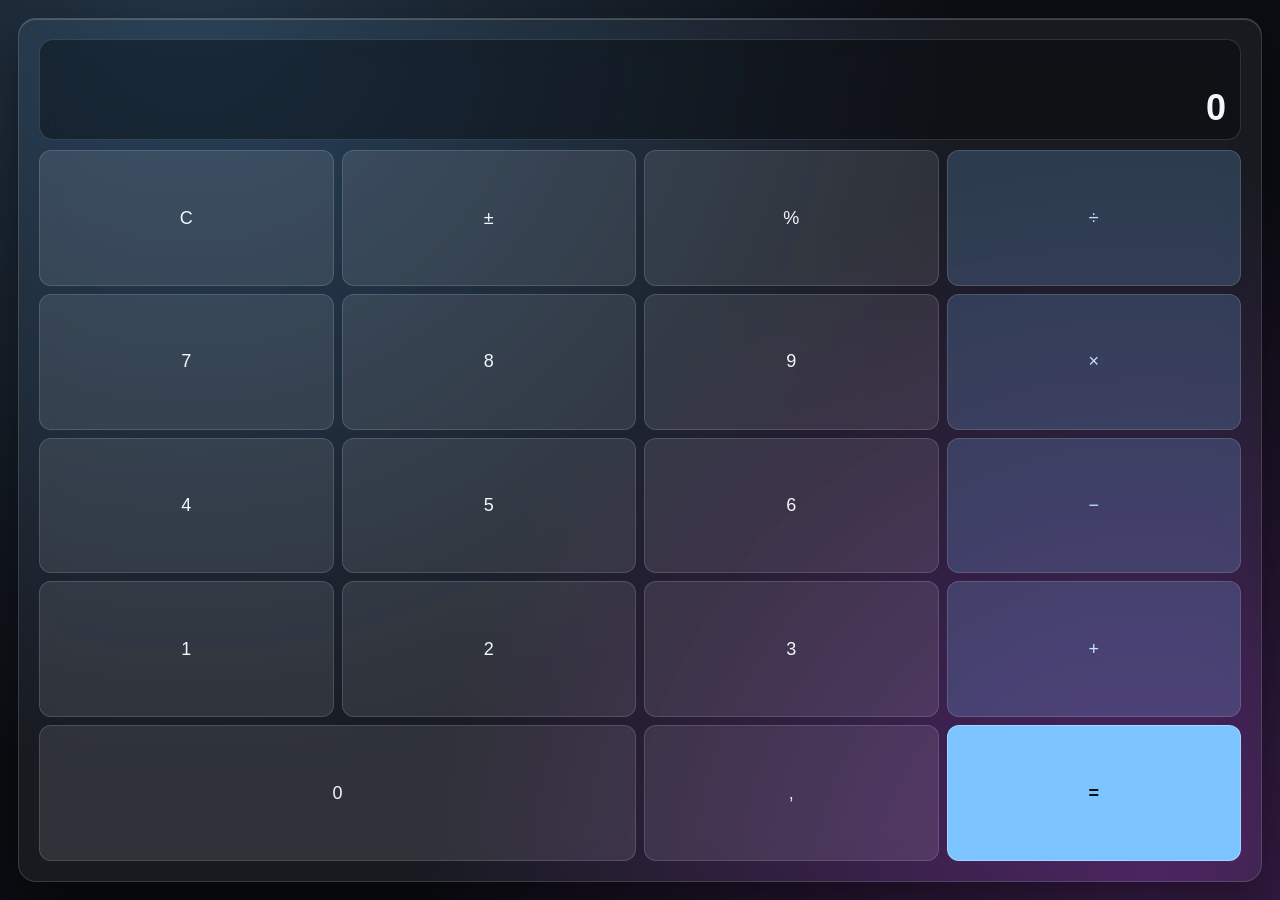
<file: frontend/engine/mocks/calculator.html>
<!DOCTYPE html>
<html lang="fr">
<head>
<meta charset="utf-8">
<meta name="viewport" content="width=device-width, initial-scale=1">
<title>Calculatrice</title>
<style>
:root{color-scheme:dark;--accent:#7cc4ff;--bg:#0b0d12;--glass:rgba(255,255,255,.06);--glass-2:rgba(255,255,255,.1);--line:rgba(255,255,255,.14);--text:#f4f6fb;--muted:#9aa3b5}
*{box-sizing:border-box}
html,body{margin:0;width:100%;height:100%}
body{font:14px/1.5 -apple-system,BlinkMacSystemFont,"Segoe UI",Inter,Roboto,sans-serif;color:var(--text);display:flex;padding:clamp(10px,3vw,18px);
background:radial-gradient(circle at 15% 0%,color-mix(in srgb,var(--accent) 22%,transparent) 0,transparent 55%),radial-gradient(circle at 90% 100%,#3a1d4a 0,transparent 50%),var(--bg)}
.card{flex:1;min-width:0;display:flex;flex-direction:column;gap:10px;background:var(--glass);border:1px solid var(--line);border-radius:18px;padding:clamp(12px,3vw,20px);
backdrop-filter:blur(20px) saturate(160%);box-shadow:inset 0 1px 0 rgba(255,255,255,.18),0 20px 50px rgba(0,0,0,.45)}
button{font:inherit;color:inherit;cursor:pointer}
:focus-visible{outline:2px solid var(--accent);outline-offset:3px}
.display{background:rgba(0,0,0,.35);border:1px solid var(--line);border-radius:14px;padding:10px 14px;text-align:right}
.history{color:var(--muted);font-size:12px;min-height:18px;white-space:nowrap;overflow:hidden;text-overflow:ellipsis}
.expr{color:var(--muted);font-size:12px;min-height:18px}
.value{font-size:clamp(22px,7vmin,36px);font-weight:600;font-variant-numeric:tabular-nums;overflow-wrap:anywhere;line-height:1.2}
.keys{flex:1;display:grid;grid-template-columns:repeat(4,1fr);grid-auto-rows:1fr;gap:8px;min-height:0}
.keys button{min-height:34px;border-radius:12px;border:1px solid var(--line);background:var(--glass-2);font-size:clamp(14px,3vmin,18px);transition:background .15s,transform .1s}
.keys button:hover{background:rgba(255,255,255,.16)}
.keys button:active{transform:scale(.96)}
.keys .op{background:color-mix(in srgb,var(--accent) 20%,transparent);color:color-mix(in srgb,var(--accent) 45%,white)}
.keys .eq{background:var(--accent);color:#0b0d12;font-weight:700;border-color:rgba(255,255,255,.3)}
.keys .wide{grid-column:span 2}
@media (prefers-reduced-motion:reduce){*{transition:none!important}}
</style>
</head>
<body>
<main class="card">
  <div class="display" aria-live="polite">
    <div class="history" id="history" title="Dernières opérations"></div>
    <div class="expr" id="expr"></div>
    <div class="value" id="value">0</div>
  </div>
  <div class="keys" id="keys">
    <button data-k="C">C</button><button data-k="±">±</button><button data-k="%">%</button><button class="op" data-k="/">÷</button>
    <button data-k="7">7</button><button data-k="8">8</button><button data-k="9">9</button><button class="op" data-k="*">×</button>
    <button data-k="4">4</button><button data-k="5">5</button><button data-k="6">6</button><button class="op" data-k="-">−</button>
    <button data-k="1">1</button><button data-k="2">2</button><button data-k="3">3</button><button class="op" data-k="+">+</button>
    <button class="wide" data-k="0">0</button><button data-k=".">,</button><button class="eq" data-k="=">=</button>
  </div>
</main>
<script>
const valueEl = document.getElementById("value");
const exprEl = document.getElementById("expr");
const historyEl = document.getElementById("history");
const symbols = { "+": "+", "-": "−", "*": "×", "/": "÷" };
const state = Object.assign(
  { current: "0", stored: null, op: null, fresh: false, history: [] },
  JSON.parse(localStorage.getItem("state") || "null"),
);

const fmt = (n) => (Number.isFinite(n) ? String(Number(n.toPrecision(12))).replace(".", ",") : "Erreur");
function save() {
  localStorage.setItem("state", JSON.stringify(state));
}
function render() {
  valueEl.textContent = state.current.replace(".", ",");
  exprEl.textContent = state.stored !== null && state.op ? fmt(state.stored) + " " + symbols[state.op] : "";
  historyEl.textContent = state.history.join("   ·   ");
}
function compute(a, b, o) {
  if (o === "+") return a + b;
  if (o === "-") return a - b;
  if (o === "*") return a * b;
  if (o === "/") return b === 0 ? NaN : a / b;
  return b;
}
function press(k) {
  if (/^[0-9]$/.test(k)) {
    state.current = state.fresh || state.current === "0" ? k : state.current + k;
    state.fresh = false;
  } else if (k === ".") {
    if (state.fresh) { state.current = "0"; state.fresh = false; }
    if (!state.current.includes(".")) state.current += ".";
  } else if (k in symbols) {
    if (state.op && !state.fresh) state.current = String(compute(state.stored, parseFloat(state.current), state.op));
    state.stored = parseFloat(state.current);
    state.op = k;
    state.fresh = true;
  } else if (k === "=") {
    if (state.op === null) return;
    const result = compute(state.stored, parseFloat(state.current), state.op);
    const line = fmt(state.stored) + " " + symbols[state.op] + " " + fmt(parseFloat(state.current)) + " = " + fmt(result);
    state.history = [line].concat(state.history).slice(0, 4);
    state.current = Number.isFinite(result) ? String(Number(result.toPrecision(12))) : "Erreur";
    state.stored = null;
    state.op = null;
    state.fresh = true;
  } else if (k === "C") {
    Object.assign(state, { current: "0", stored: null, op: null, fresh: false });
  } else if (k === "±") {
    state.current = state.current.startsWith("-") ? state.current.slice(1) : state.current === "0" ? "0" : "-" + state.current;
  } else if (k === "%") {
    state.current = String(parseFloat(state.current) / 100);
  }
  if (state.current === "NaN") state.current = "Erreur";
  save();
  render();
}
document.getElementById("keys").addEventListener("click", (e) => {
  const key = e.target.closest("button");
  if (key) press(key.dataset.k);
});
document.addEventListener("keydown", (e) => {
  const map = { Enter: "=", Escape: "C", ",": "." };
  const k = map[e.key] || e.key;
  if (/^[0-9.+\-*\/=%C]$/.test(k)) { e.preventDefault(); press(k); }
});
render();
</script>
</body>
</html>
</file>
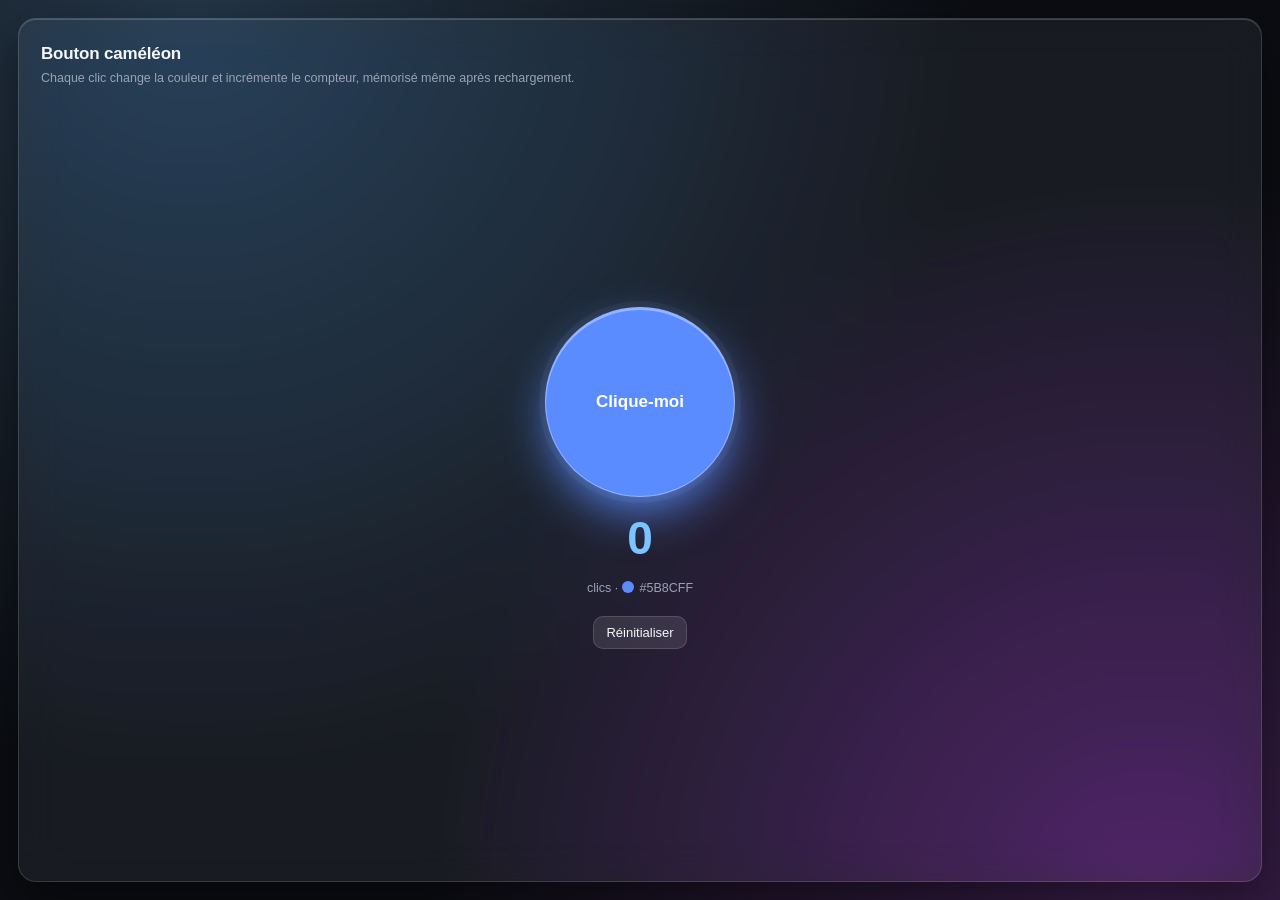
<file: frontend/engine/mocks/counter.html>
<!DOCTYPE html>
<html lang="fr">
<head>
<meta charset="utf-8">
<meta name="viewport" content="width=device-width, initial-scale=1">
<title>Bouton caméléon</title>
<style>
:root{color-scheme:dark;--accent:#7cc4ff;--bg:#0b0d12;--glass:rgba(255,255,255,.06);--glass-2:rgba(255,255,255,.1);--line:rgba(255,255,255,.14);--text:#f4f6fb;--muted:#9aa3b5}
*{box-sizing:border-box}
html,body{margin:0;width:100%;height:100%}
body{font:14px/1.5 -apple-system,BlinkMacSystemFont,"Segoe UI",Inter,Roboto,sans-serif;color:var(--text);display:flex;padding:clamp(10px,3vw,18px);
background:radial-gradient(circle at 15% 0%,color-mix(in srgb,var(--accent) 22%,transparent) 0,transparent 55%),radial-gradient(circle at 90% 100%,#3a1d4a 0,transparent 50%),var(--bg)}
.card{flex:1;min-width:0;display:flex;flex-direction:column;background:var(--glass);border:1px solid var(--line);border-radius:18px;padding:clamp(14px,3vw,22px);
backdrop-filter:blur(20px) saturate(160%);box-shadow:inset 0 1px 0 rgba(255,255,255,.18),0 20px 50px rgba(0,0,0,.45)}
h1{font-size:17px;margin:0 0 2px;letter-spacing:-.01em}
.sub{color:var(--muted);margin:0;font-size:12.5px}
button{font:inherit;color:inherit;cursor:pointer}
:focus-visible{outline:2px solid var(--accent);outline-offset:3px}
.btn{background:var(--glass-2);border:1px solid var(--line);border-radius:10px;padding:6px 12px;font-size:13px;transition:background .15s}
.btn:hover{background:rgba(255,255,255,.16)}
.stage{flex:1;display:flex;flex-direction:column;align-items:center;justify-content:center;gap:clamp(8px,2.5vh,18px);padding-top:10px}
#magic{width:clamp(96px,34vmin,190px);aspect-ratio:1;border-radius:50%;border:1px solid rgba(255,255,255,.35);
background:var(--c,#5b8cff);font-size:clamp(13px,2.4vmin,17px);font-weight:600;
box-shadow:0 0 0 6px rgba(255,255,255,.04),0 18px 50px -8px var(--c,#5b8cff),inset 0 2px 0 rgba(255,255,255,.35);
transition:background .3s ease,box-shadow .3s ease,transform .12s ease}
#magic:active{transform:scale(.95)}
.count{font-size:clamp(28px,8vmin,46px);font-weight:700;font-variant-numeric:tabular-nums;line-height:1;color:var(--accent)}
.label{color:var(--muted);font-size:12.5px}
.swatch{width:12px;height:12px;border-radius:50%;display:inline-block;vertical-align:-1px;margin-right:6px;background:var(--c,#5b8cff)}
@media (prefers-reduced-motion:reduce){*{transition:none!important}}
</style>
</head>
<body>
<main class="card">
  <h1>Bouton caméléon</h1>
  <p class="sub">Chaque clic change la couleur et incrémente le compteur, mémorisé même après rechargement.</p>
  <div class="stage">
    <button id="magic" type="button" aria-describedby="count-label">Clique-moi</button>
    <div class="count" id="count" aria-live="polite">0</div>
    <div class="label" id="count-label">clics · <span class="swatch"></span><span id="hex">#5B8CFF</span></div>
    <button class="btn" id="reset" type="button">Réinitialiser</button>
  </div>
</main>
<script>
const palette = ["#5B8CFF", "#FF5B8C", "#35D0A5", "#FFB547", "#A66BFF", "#3EC7FF", "#FF7A45"];
const btn = document.getElementById("magic");
const countEl = document.getElementById("count");
const hexEl = document.getElementById("hex");
const state = Object.assign({ clicks: 0 }, JSON.parse(localStorage.getItem("state") || "null"));

function save() {
  localStorage.setItem("state", JSON.stringify(state));
}

function paint(color) {
  const [r, g, b] = [1, 3, 5].map((i) => parseInt(color.slice(i, i + 2), 16) / 255);
  const luminance = 0.2126 * r + 0.7152 * g + 0.0722 * b;
  document.documentElement.style.setProperty("--c", color);
  btn.style.color = luminance > 0.6 ? "#0b0d12" : "#ffffff";
  hexEl.textContent = color;
}

function render() {
  const color = palette[state.clicks % palette.length];
  countEl.textContent = state.clicks;
  paint(color);
  btn.textContent = state.clicks === 0 ? "Clique-moi" : "Clic n°" + (state.clicks + 1);
  // Bus d'évènements de Prism : les autres widgets du canvas peuvent suivre ce compteur.
  if (window.prism) prism.emit("compteur.change", { clics: state.clicks, couleur: color });
}

btn.addEventListener("click", () => {
  state.clicks += 1;
  save();
  render();
});

document.getElementById("reset").addEventListener("click", () => {
  state.clicks = 0;
  save();
  render();
});

render();
</script>
</body>
</html>
</file>
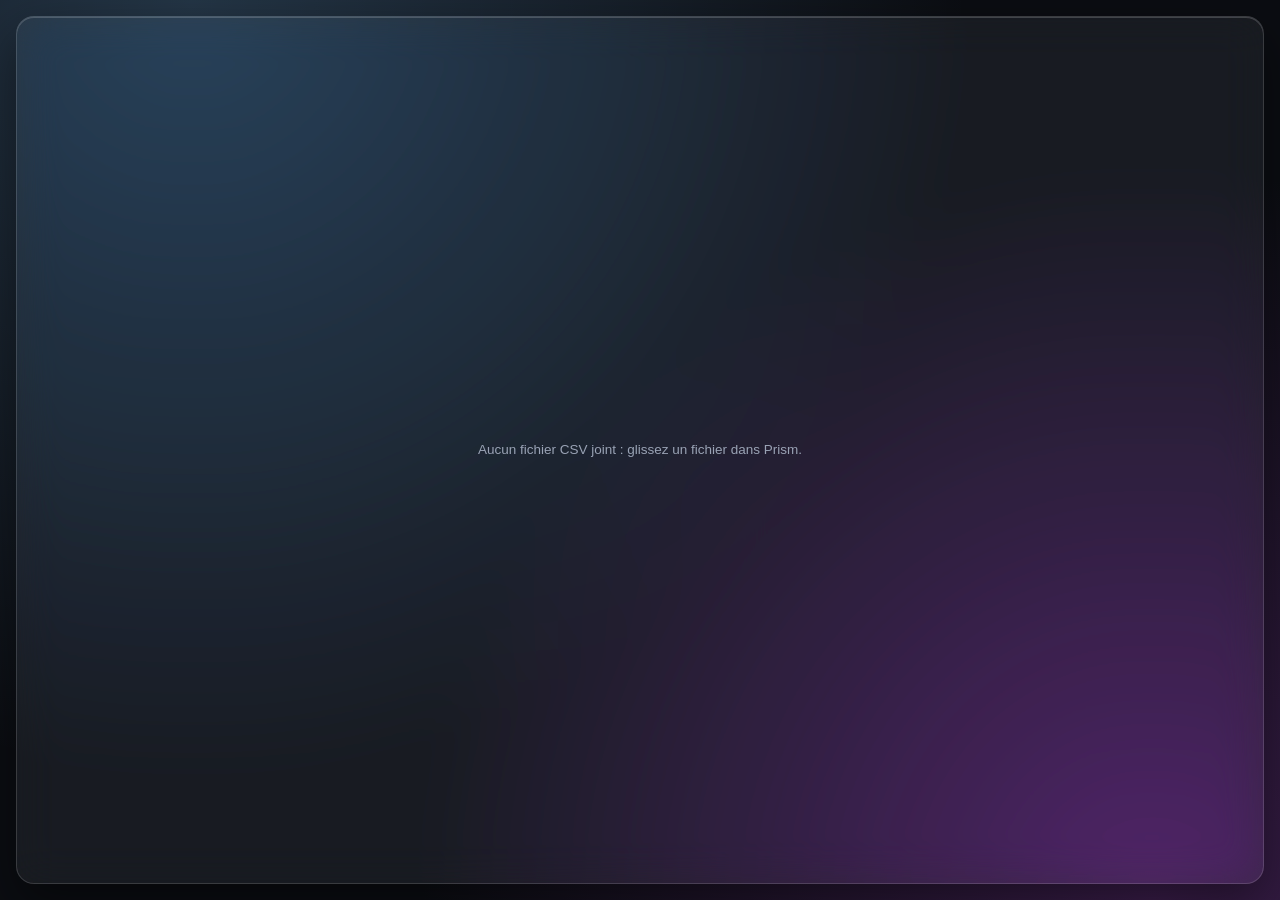
<file: frontend/engine/mocks/csv-chart.html>
<!DOCTYPE html>
<html lang="fr">
<head>
<meta charset="utf-8">
<meta name="viewport" content="width=device-width, initial-scale=1">
<title>Données CSV</title>
<style>
:root{color-scheme:dark;--accent:#7cc4ff;--bg:#0b0d12;--glass:rgba(255,255,255,.06);--glass-2:rgba(255,255,255,.1);--line:rgba(255,255,255,.14);--text:#f4f6fb;--muted:#9aa3b5}
*{box-sizing:border-box}
[hidden]{display:none!important}
html,body{margin:0;width:100%;height:100%}
body{font:13.5px/1.5 -apple-system,BlinkMacSystemFont,"Segoe UI",Inter,Roboto,sans-serif;color:var(--text);display:flex;padding:clamp(8px,2.5vw,16px);
background:radial-gradient(circle at 15% 0%,color-mix(in srgb,var(--accent) 22%,transparent) 0,transparent 55%),radial-gradient(circle at 90% 100%,#3a1d4a 0,transparent 50%),var(--bg)}
.card{flex:1;min-width:0;min-height:0;display:flex;flex-direction:column;gap:10px;background:var(--glass);border:1px solid var(--line);border-radius:18px;padding:clamp(12px,2.5vw,18px);
backdrop-filter:blur(20px) saturate(160%);box-shadow:inset 0 1px 0 rgba(255,255,255,.18),0 20px 50px rgba(0,0,0,.45)}
.head{display:flex;align-items:flex-start;justify-content:space-between;gap:10px;flex-wrap:wrap}
h1{font-size:16px;margin:0;letter-spacing:-.01em;overflow-wrap:anywhere}
.sub{color:var(--muted);margin:0;font-size:12px}
button,select{font:inherit;color:inherit}
button{cursor:pointer}
:focus-visible{outline:2px solid var(--accent);outline-offset:2px}
.seg{display:inline-flex;background:rgba(0,0,0,.25);border:1px solid var(--line);border-radius:10px;padding:2px}
.seg button{border:0;background:transparent;border-radius:8px;padding:4px 10px;font-size:12.5px;color:var(--muted)}
.seg button[aria-pressed="true"],.seg button[aria-selected="true"]{background:color-mix(in srgb,var(--accent) 26%,transparent);color:var(--text)}
.controls{display:flex;gap:8px;flex-wrap:wrap;align-items:center}
label{display:flex;align-items:center;gap:6px;font-size:12px;color:var(--muted)}
select{background:rgba(0,0,0,.3);border:1px solid var(--line);border-radius:8px;padding:4px 8px;max-width:160px}
.pane{flex:1;min-height:0;display:flex;flex-direction:column}
.chart-box{position:relative;flex:1;min-height:120px}
.table-wrap{flex:1;min-height:0;overflow:auto;border:1px solid var(--line);border-radius:12px}
table{width:100%;border-collapse:collapse;font-size:12.5px;font-variant-numeric:tabular-nums}
th,td{padding:6px 10px;border-bottom:1px solid rgba(255,255,255,.06);text-align:left;white-space:nowrap}
th{position:sticky;top:0;background:#141824;cursor:pointer;user-select:none}
th[aria-sort]{color:var(--accent)}
td.num{text-align:right}
.empty{color:var(--muted);margin:auto;text-align:center}
</style>
</head>
<body>
<main class="card" id="app">
  <header class="head">
    <div>
      <h1 id="title">Données CSV</h1>
      <p class="sub" id="meta"></p>
    </div>
    <div class="seg" role="tablist" aria-label="Vue">
      <button type="button" role="tab" data-tab="chart">Graphique</button>
      <button type="button" role="tab" data-tab="table">Tableau</button>
    </div>
  </header>
  <div class="controls" id="controls">
    <label>Axe <select id="x"></select></label>
    <label>Valeur <select id="y"></select></label>
    <div class="seg" role="group" aria-label="Type de graphique">
      <button type="button" data-type="bar">Barres</button>
      <button type="button" data-type="line">Courbe</button>
    </div>
  </div>
  <section class="pane" id="pane-chart">
    <div class="chart-box"><canvas id="chart" role="img" aria-label="Graphique des données"></canvas></div>
    <p class="empty" id="no-num" hidden>Aucune colonne numérique : consultez le tableau.</p>
  </section>
  <section class="pane" id="pane-table" hidden>
    <div class="table-wrap"><table id="table"></table></div>
    <p class="sub" id="table-note"></p>
  </section>
</main>
<script>
const FILE = window.PRISM_FILE;
const $ = (id) => document.getElementById(id);
const nf = new Intl.NumberFormat("fr-FR", { maximumFractionDigits: 2 });
const state = Object.assign(
  { tab: "chart", x: null, y: null, type: "bar", sortCol: null, sortDir: 1 },
  JSON.parse(localStorage.getItem("state") || "null"),
);
let chart = null;

function save() {
  localStorage.setItem("state", JSON.stringify(state));
}

function accent(alpha) {
  const c = getComputedStyle(document.documentElement).getPropertyValue("--accent").trim() || "#7cc4ff";
  const m = /^#([0-9a-f]{6})$/i.exec(c);
  if (!m || alpha === undefined) return c;
  const n = parseInt(m[1], 16);
  return "rgba(" + (n >> 16) + "," + ((n >> 8) & 255) + "," + (n & 255) + "," + alpha + ")";
}

function column(name) {
  return FILE.columns.find((c) => c.name === name);
}

function series() {
  const sums = new Map();
  for (const row of FILE.rows) {
    const key = row[state.x] === null || row[state.x] === undefined ? "—" : String(row[state.x]);
    const v = Number(row[state.y]);
    if (!Number.isFinite(v)) continue;
    sums.set(key, (sums.get(key) || 0) + v);
  }
  let entries = [...sums.entries()];
  const xType = column(state.x).type;
  if (xType === "number") entries.sort((a, b) => Number(a[0]) - Number(b[0]));
  if (xType === "date") entries.sort((a, b) => Date.parse(a[0]) - Date.parse(b[0]));
  entries = entries.slice(0, 200);
  return { labels: entries.map((e) => e[0]), values: entries.map((e) => e[1]) };
}

function drawChart() {
  if (chart) { chart.destroy(); chart = null; }
  const hasNum = Boolean(state.y);
  $("no-num").hidden = hasNum;
  $("chart").parentElement.hidden = !hasNum;
  if (!hasNum || state.tab !== "chart") return;
  const { labels, values } = series();
  Chart.defaults.color = "#9aa3b5";
  Chart.defaults.font.family = '-apple-system, BlinkMacSystemFont, "Segoe UI", Inter, Roboto, sans-serif';
  chart = new Chart($("chart"), {
    type: state.type,
    data: {
      labels,
      datasets: [{
        label: state.y,
        data: values,
        backgroundColor: accent(state.type === "bar" ? 0.55 : 0.18),
        borderColor: accent(),
        borderWidth: 2,
        borderRadius: 6,
        fill: state.type === "line",
        tension: 0.3,
        pointRadius: values.length > 60 ? 0 : 3,
      }],
    },
    options: {
      responsive: true,
      maintainAspectRatio: false,
      animation: { duration: 350 },
      plugins: {
        legend: { display: false },
        tooltip: { callbacks: { label: (ctx) => state.y + " : " + nf.format(ctx.parsed.y) } },
      },
      scales: {
        x: { grid: { color: "rgba(255,255,255,.05)" }, ticks: { maxRotation: 0, autoSkip: true } },
        y: { grid: { color: "rgba(255,255,255,.07)" }, ticks: { callback: (v) => nf.format(v) } },
      },
    },
  });
}

function drawTable() {
  const cols = FILE.columns;
  let rows = FILE.rows;
  if (state.sortCol) {
    const numeric = column(state.sortCol) && column(state.sortCol).type === "number";
    rows = [...rows].sort((a, b) => {
      const va = a[state.sortCol], vb = b[state.sortCol];
      const cmp = numeric ? (Number(va) || 0) - (Number(vb) || 0) : String(va ?? "").localeCompare(String(vb ?? ""), "fr");
      return cmp * state.sortDir;
    });
  }
  const shown = rows.slice(0, 200);
  const table = $("table");
  table.replaceChildren();
  const head = table.createTHead().insertRow();
  cols.forEach((c) => {
    const th = document.createElement("th");
    th.scope = "col";
    th.textContent = c.name + (state.sortCol === c.name ? (state.sortDir > 0 ? " ▲" : " ▼") : "");
    if (state.sortCol === c.name) th.setAttribute("aria-sort", state.sortDir > 0 ? "ascending" : "descending");
    th.addEventListener("click", () => {
      state.sortDir = state.sortCol === c.name ? -state.sortDir : 1;
      state.sortCol = c.name;
      save();
      drawTable();
    });
    head.append(th);
  });
  const body = table.createTBody();
  shown.forEach((row) => {
    const tr = body.insertRow();
    cols.forEach((c) => {
      const td = tr.insertCell();
      const v = row[c.name];
      td.textContent = v === null || v === undefined ? "" : c.type === "number" && typeof v === "number" ? nf.format(v) : String(v);
      if (c.type === "number") td.className = "num";
    });
  });
  $("table-note").textContent = rows.length > shown.length ? shown.length + " premières lignes sur " + nf.format(rows.length) : "";
}

function render() {
  document.querySelectorAll("[data-tab]").forEach((b) => b.setAttribute("aria-selected", String(b.dataset.tab === state.tab)));
  document.querySelectorAll("[data-type]").forEach((b) => b.setAttribute("aria-pressed", String(b.dataset.type === state.type)));
  $("pane-chart").hidden = state.tab !== "chart";
  $("controls").hidden = state.tab !== "chart";
  $("pane-table").hidden = state.tab !== "table";
  if (state.tab === "chart") drawChart();
  else drawTable();
}

function init() {
  const cols = FILE.columns;
  const numeric = cols.filter((c) => c.type === "number").map((c) => c.name);
  document.title = FILE.name;
  $("title").textContent = FILE.name;
  $("meta").textContent = nf.format(FILE.rowCount) + " lignes · " + cols.length + " colonnes";
  if (!cols.some((c) => c.name === state.x)) state.x = (cols.find((c) => c.type !== "number") || cols[0]).name;
  if (!numeric.includes(state.y)) state.y = numeric.find((n) => n !== state.x) || numeric[0] || null;

  for (const [id, names, current] of [["x", cols.map((c) => c.name), state.x], ["y", numeric, state.y]]) {
    const select = $(id);
    names.forEach((name) => select.add(new Option(name, name, false, name === current)));
    select.disabled = names.length === 0;
    select.addEventListener("change", () => {
      state[id] = select.value;
      save();
      render();
    });
  }
  document.querySelectorAll("[data-tab]").forEach((b) => b.addEventListener("click", () => {
    state.tab = b.dataset.tab;
    save();
    render();
  }));
  document.querySelectorAll("[data-type]").forEach((b) => b.addEventListener("click", () => {
    state.type = b.dataset.type;
    save();
    render();
  }));
  window.addEventListener("prism:accent", () => { if (chart) drawChart(); });
  render();
}

if (FILE && FILE.kind === "csv" && FILE.columns.length) {
  init();
} else {
  $("app").innerHTML = '<p class="empty">Aucun fichier CSV joint : glissez un fichier dans Prism.</p>';
}
</script>
</body>
</html>
</file>
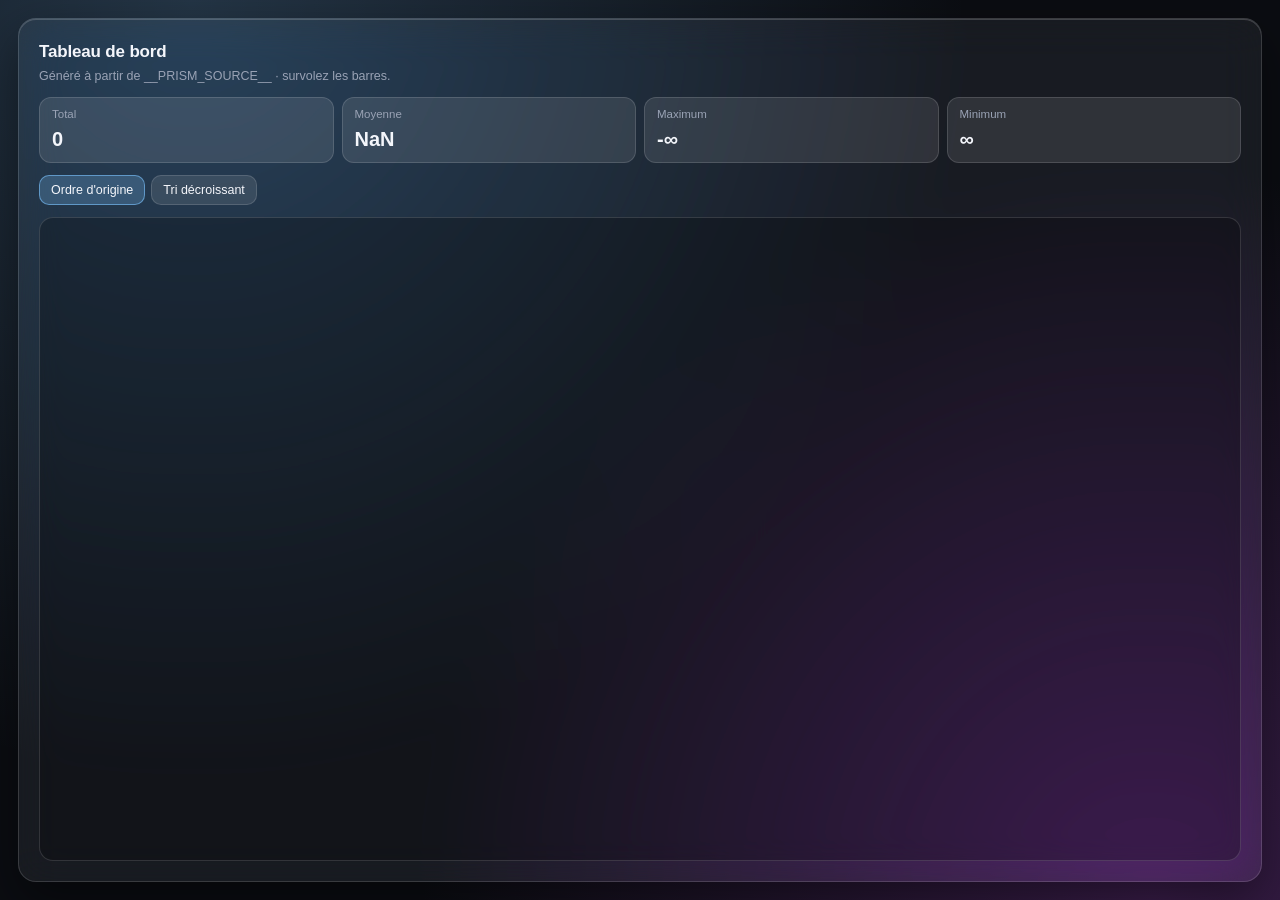
<file: frontend/engine/mocks/dashboard.html>
<!DOCTYPE html>
<html lang="fr">
<head>
<meta charset="utf-8">
<meta name="viewport" content="width=device-width, initial-scale=1">
<title>Tableau de bord</title>
<style>
:root{color-scheme:dark;--accent:#7cc4ff;--bg:#0b0d12;--glass:rgba(255,255,255,.06);--glass-2:rgba(255,255,255,.1);--line:rgba(255,255,255,.14);--text:#f4f6fb;--muted:#9aa3b5}
*{box-sizing:border-box}
html,body{margin:0;width:100%;height:100%}
body{font:14px/1.5 -apple-system,BlinkMacSystemFont,"Segoe UI",Inter,Roboto,sans-serif;color:var(--text);display:flex;padding:clamp(10px,3vw,18px);
background:radial-gradient(circle at 15% 0%,color-mix(in srgb,var(--accent) 22%,transparent) 0,transparent 55%),radial-gradient(circle at 90% 100%,#3a1d4a 0,transparent 50%),var(--bg)}
.card{flex:1;min-width:0;display:flex;flex-direction:column;gap:12px;background:var(--glass);border:1px solid var(--line);border-radius:18px;padding:clamp(12px,3vw,20px);
backdrop-filter:blur(20px) saturate(160%);box-shadow:inset 0 1px 0 rgba(255,255,255,.18),0 20px 50px rgba(0,0,0,.45)}
h1{font-size:17px;margin:0;letter-spacing:-.01em}
.sub{color:var(--muted);margin:2px 0 0;font-size:12.5px}
button{font:inherit;color:inherit;cursor:pointer}
:focus-visible{outline:2px solid var(--accent);outline-offset:3px}
.kpis{display:grid;grid-template-columns:repeat(auto-fit,minmax(110px,1fr));gap:8px}
.kpi{background:var(--glass-2);border:1px solid var(--line);border-radius:12px;padding:8px 12px}
.kpi span{display:block;color:var(--muted);font-size:11.5px}
.kpi strong{font-size:clamp(15px,3.2vmin,20px);font-variant-numeric:tabular-nums}
.toolbar{display:flex;gap:6px;flex-wrap:wrap}
.toolbar button{background:var(--glass-2);border:1px solid var(--line);border-radius:10px;padding:5px 11px;font-size:12.5px}
.toolbar button[aria-pressed="true"]{background:color-mix(in srgb,var(--accent) 24%,transparent);border-color:color-mix(in srgb,var(--accent) 60%,transparent)}
.chart{flex:1;min-height:120px;background:rgba(0,0,0,.25);border:1px solid var(--line);border-radius:14px;padding:10px}
svg{width:100%;height:100%;display:block}
.bar{fill:var(--accent);transition:opacity .15s}
.bar:hover{opacity:.75}
.tip{fill:var(--text);font-size:11px;text-anchor:middle}
.axis{fill:var(--muted);font-size:11px;text-anchor:middle}
@media (prefers-reduced-motion:reduce){*{transition:none!important}}
</style>
</head>
<body>
<main class="card">
  <header>
    <h1>Tableau de bord</h1>
    <p class="sub">Généré à partir de __PRISM_SOURCE__ · survolez les barres.</p>
  </header>
  <section class="kpis" id="kpis" aria-label="Indicateurs clés"></section>
  <div class="toolbar" role="group" aria-label="Tri">
    <button type="button" data-sort="none">Ordre d'origine</button>
    <button type="button" data-sort="desc">Tri décroissant</button>
  </div>
  <div class="chart"><svg id="chart" viewBox="0 0 700 280" preserveAspectRatio="none" role="img" aria-label="Histogramme"></svg></div>
</main>
<script>
const DATA = /*PRISM_DATA*/[];
const NS = "http://www.w3.org/2000/svg";
const nf = new Intl.NumberFormat("fr-FR", { maximumFractionDigits: 2 });
const state = Object.assign({ sort: "none" }, JSON.parse(localStorage.getItem("state") || "null"));
const values = DATA.map((d) => d.value);
const total = values.reduce((a, b) => a + b, 0);
const kpis = [
  ["Total", total],
  ["Moyenne", total / values.length],
  ["Maximum", Math.max(...values)],
  ["Minimum", Math.min(...values)],
];
document.getElementById("kpis").innerHTML = kpis
  .map(([k, v]) => '<div class="kpi"><span>' + k + "</span><strong>" + nf.format(v) + "</strong></div>")
  .join("");

function el(name, attrs, text) {
  const node = document.createElementNS(NS, name);
  for (const [k, v] of Object.entries(attrs)) node.setAttribute(k, v);
  if (text !== undefined) node.textContent = text;
  return node;
}

function draw() {
  const rows = state.sort === "desc" ? [...DATA].sort((a, c) => c.value - a.value) : DATA;
  const svg = document.getElementById("chart");
  svg.replaceChildren();
  const W = 700, H = 280, pad = 30, max = Math.max(...rows.map((r) => r.value), 1);
  const slot = (W - pad * 2) / rows.length, bw = Math.min(56, slot * 0.62);
  rows.forEach((r, i) => {
    const h = Math.max(0, (r.value / max) * (H - pad * 2));
    const x = pad + i * slot + (slot - bw) / 2, y = H - pad - h;
    const bar = el("rect", { class: "bar", x, y, width: bw, height: h, rx: 7 });
    bar.append(el("title", {}, r.label + " : " + nf.format(r.value)));
    svg.append(bar, el("text", { class: "tip", x: x + bw / 2, y: y - 6 }, nf.format(r.value)),
      el("text", { class: "axis", x: x + bw / 2, y: H - pad + 16 }, r.label));
  });
  document.querySelectorAll("[data-sort]").forEach((b) => b.setAttribute("aria-pressed", String(b.dataset.sort === state.sort)));
}

document.querySelectorAll("[data-sort]").forEach((b) => b.addEventListener("click", () => {
  state.sort = b.dataset.sort;
  localStorage.setItem("state", JSON.stringify(state));
  draw();
}));
draw();
</script>
</body>
</html>
</file>
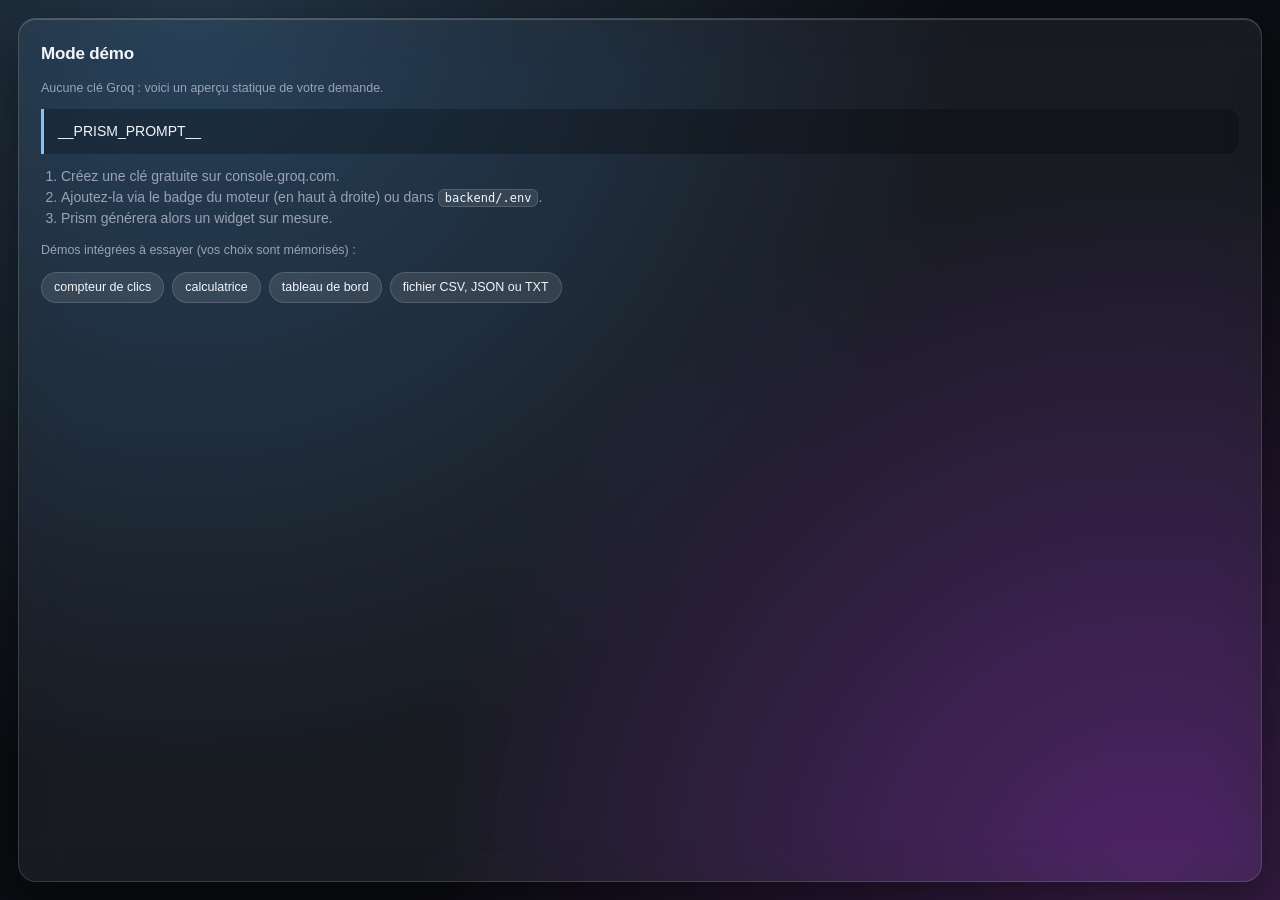
<file: frontend/engine/mocks/generic.html>
<!DOCTYPE html>
<html lang="fr">
<head>
<meta charset="utf-8">
<meta name="viewport" content="width=device-width, initial-scale=1">
<title>Aperçu démo</title>
<style>
:root{color-scheme:dark;--accent:#7cc4ff;--bg:#0b0d12;--glass:rgba(255,255,255,.06);--glass-2:rgba(255,255,255,.1);--line:rgba(255,255,255,.14);--text:#f4f6fb;--muted:#9aa3b5}
*{box-sizing:border-box}
html,body{margin:0;width:100%;height:100%}
body{font:14px/1.5 -apple-system,BlinkMacSystemFont,"Segoe UI",Inter,Roboto,sans-serif;color:var(--text);display:flex;padding:clamp(10px,3vw,18px);
background:radial-gradient(circle at 15% 0%,color-mix(in srgb,var(--accent) 22%,transparent) 0,transparent 55%),radial-gradient(circle at 90% 100%,#3a1d4a 0,transparent 50%),var(--bg)}
.card{flex:1;min-width:0;display:flex;flex-direction:column;gap:12px;background:var(--glass);border:1px solid var(--line);border-radius:18px;padding:clamp(14px,3vw,22px);
backdrop-filter:blur(20px) saturate(160%);box-shadow:inset 0 1px 0 rgba(255,255,255,.18),0 20px 50px rgba(0,0,0,.45);overflow:auto}
h1{font-size:17px;margin:0;letter-spacing:-.01em}
.sub{color:var(--muted);margin:0;font-size:12.5px}
blockquote{margin:0;padding:12px 14px;border-left:3px solid var(--accent);background:rgba(0,0,0,.25);border-radius:0 12px 12px 0;white-space:pre-wrap;overflow-wrap:anywhere}
ol{padding-left:20px;color:var(--muted);margin:0}
code{background:var(--glass-2);border:1px solid var(--line);border-radius:6px;padding:1px 6px;font-size:12px;color:var(--text)}
button{font:inherit;color:inherit;cursor:pointer}
:focus-visible{outline:2px solid var(--accent);outline-offset:3px}
.chips{display:flex;flex-wrap:wrap;gap:8px}
.chip{background:var(--glass-2);border:1px solid var(--line);border-radius:999px;padding:5px 12px;font-size:12.5px}
.chip[aria-pressed="true"]{background:color-mix(in srgb,var(--accent) 24%,transparent);border-color:color-mix(in srgb,var(--accent) 60%,transparent)}
</style>
</head>
<body>
<main class="card">
  <h1>Mode démo</h1>
  <p class="sub">Aucune clé Groq : voici un aperçu statique de votre demande.</p>
  <blockquote>__PRISM_PROMPT__</blockquote>
  <ol>
    <li>Créez une clé gratuite sur console.groq.com.</li>
    <li>Ajoutez-la via le badge du moteur (en haut à droite) ou dans <code>backend/.env</code>.</li>
    <li>Prism générera alors un widget sur mesure.</li>
  </ol>
  <p class="sub">Démos intégrées à essayer (vos choix sont mémorisés) :</p>
  <div class="chips" id="chips">
    <button class="chip" type="button" data-id="counter" aria-pressed="false">compteur de clics</button>
    <button class="chip" type="button" data-id="calc" aria-pressed="false">calculatrice</button>
    <button class="chip" type="button" data-id="dash" aria-pressed="false">tableau de bord</button>
    <button class="chip" type="button" data-id="file" aria-pressed="false">fichier CSV, JSON ou TXT</button>
  </div>
</main>
<script>
const state = Object.assign({ picked: [] }, JSON.parse(localStorage.getItem("state") || "null"));
const chips = document.querySelectorAll(".chip");
function render() {
  chips.forEach((chip) => chip.setAttribute("aria-pressed", String(state.picked.includes(chip.dataset.id))));
}
document.getElementById("chips").addEventListener("click", (e) => {
  const chip = e.target.closest(".chip");
  if (!chip) return;
  const id = chip.dataset.id;
  state.picked = state.picked.includes(id) ? state.picked.filter((p) => p !== id) : state.picked.concat(id);
  localStorage.setItem("state", JSON.stringify(state));
  render();
});
render();
</script>
</body>
</html>
</file>
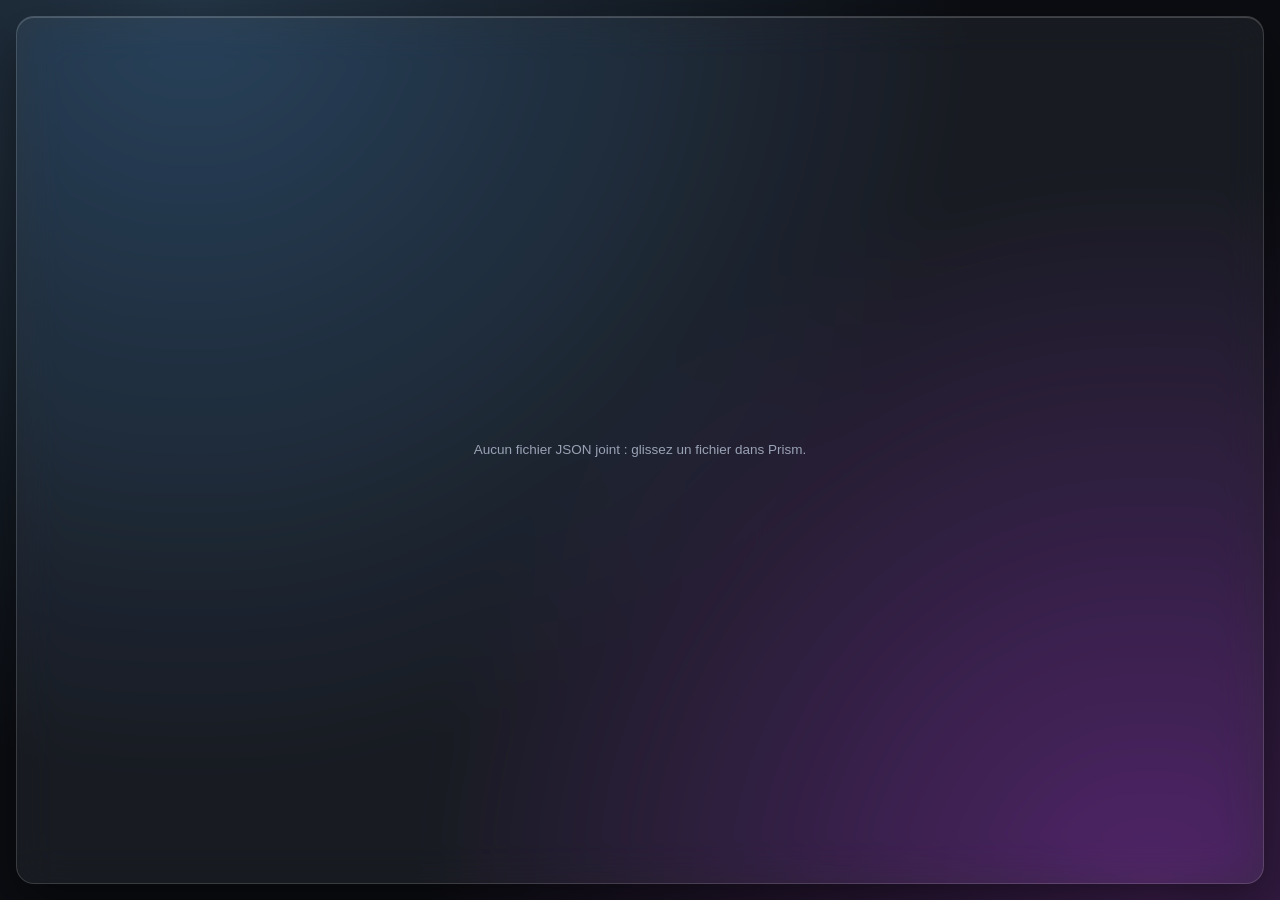
<file: frontend/engine/mocks/json-tree.html>
<!DOCTYPE html>
<html lang="fr">
<head>
<meta charset="utf-8">
<meta name="viewport" content="width=device-width, initial-scale=1">
<title>Explorateur JSON</title>
<style>
:root{color-scheme:dark;--accent:#7cc4ff;--bg:#0b0d12;--glass:rgba(255,255,255,.06);--glass-2:rgba(255,255,255,.1);--line:rgba(255,255,255,.14);--text:#f4f6fb;--muted:#9aa3b5;--mono:ui-monospace,"SF Mono","Cascadia Code",Consolas,monospace}
*{box-sizing:border-box}
[hidden]{display:none!important}
html,body{margin:0;width:100%;height:100%}
body{font:13.5px/1.5 -apple-system,BlinkMacSystemFont,"Segoe UI",Inter,Roboto,sans-serif;color:var(--text);display:flex;padding:clamp(8px,2.5vw,16px);
background:radial-gradient(circle at 15% 0%,color-mix(in srgb,var(--accent) 22%,transparent) 0,transparent 55%),radial-gradient(circle at 90% 100%,#3a1d4a 0,transparent 50%),var(--bg)}
.card{flex:1;min-width:0;min-height:0;display:flex;flex-direction:column;gap:10px;background:var(--glass);border:1px solid var(--line);border-radius:18px;padding:clamp(12px,2.5vw,18px);
backdrop-filter:blur(20px) saturate(160%);box-shadow:inset 0 1px 0 rgba(255,255,255,.18),0 20px 50px rgba(0,0,0,.45)}
h1{font-size:16px;margin:0;letter-spacing:-.01em;overflow-wrap:anywhere}
.sub{color:var(--muted);margin:0;font-size:12px}
:focus-visible{outline:2px solid var(--accent);outline-offset:2px}
.search{display:flex;align-items:center;gap:8px}
input{flex:1;min-width:0;font:inherit;color:inherit;background:rgba(0,0,0,.3);border:1px solid var(--line);border-radius:10px;padding:7px 11px}
input:focus{outline:none;border-color:var(--accent)}
.tree,.results{flex:1;min-height:0;overflow:auto;font:12.5px/1.6 var(--mono);margin:0}
details>summary{cursor:pointer;list-style:none;padding:1px 4px;border-radius:6px;white-space:nowrap}
details>summary::-webkit-details-marker{display:none}
details>summary::before{content:"▸";display:inline-block;width:14px;color:var(--muted);transition:transform .15s}
details[open]>summary::before{transform:rotate(90deg)}
summary:hover,.leaf:hover{background:rgba(255,255,255,.05)}
.children{padding-left:16px;border-left:1px solid rgba(255,255,255,.07);margin-left:6px}
.leaf{padding:1px 4px 1px 18px;border-radius:6px;white-space:nowrap}
.k{color:var(--text)}
.v{color:var(--muted)}
.v.string{color:#a8e6a1}.v.number{color:var(--accent)}.v.boolean{color:#ffb547}.v.null{color:#ff7a8a}
.badge{font:10.5px -apple-system,"Segoe UI",sans-serif;padding:0 6px;margin:0 6px;border-radius:999px;border:1px solid var(--line);color:var(--muted)}
.badge.array,.badge.object{border-color:color-mix(in srgb,var(--accent) 50%,transparent);color:var(--accent)}
.results{padding-left:0;list-style:none}
.results li{padding:3px 6px;border-radius:6px;overflow:hidden;text-overflow:ellipsis;white-space:nowrap}
.results li:nth-child(odd){background:rgba(255,255,255,.03)}
.more{color:var(--muted);padding-left:18px;font-style:italic}
.empty{color:var(--muted);margin:auto;text-align:center}
</style>
</head>
<body>
<main class="card" id="app">
  <header>
    <h1 id="title">Explorateur JSON</h1>
    <p class="sub" id="meta"></p>
  </header>
  <div class="search">
    <input id="q" type="search" placeholder="Rechercher une clé ou une valeur…" aria-label="Rechercher dans le JSON">
    <span class="sub" id="count" aria-live="polite"></span>
  </div>
  <div class="tree" id="tree" role="tree"></div>
  <ol class="results" id="results" hidden></ol>
</main>
<script>
const FILE = window.PRISM_FILE;
const $ = (id) => document.getElementById(id);
const state = Object.assign({ open: ["$"], q: "" }, JSON.parse(localStorage.getItem("state") || "null"));
const openSet = new Set(state.open);
const LIMIT = 300;

function save() {
  state.open = [...openSet].slice(0, 500);
  localStorage.setItem("state", JSON.stringify(state));
}

function typeOf(v) {
  return v === null ? "null" : Array.isArray(v) ? "array" : typeof v;
}

function preview(v) {
  const t = typeOf(v);
  if (t === "array") return "[" + v.length + "]";
  if (t === "object") return "{" + Object.keys(v).length + "}";
  if (t === "string") return JSON.stringify(v.length > 90 ? v.slice(0, 90) + "…" : v);
  return String(v);
}

function span(cls, text) {
  const s = document.createElement("span");
  s.className = cls;
  s.textContent = text;
  return s;
}

function node(key, value, path) {
  const t = typeOf(value);
  if (t !== "object" && t !== "array") {
    const leaf = document.createElement("div");
    leaf.className = "leaf";
    leaf.setAttribute("role", "treeitem");
    leaf.append(span("k", key + ": "), span("v " + t, preview(value)));
    return leaf;
  }
  const details = document.createElement("details");
  details.setAttribute("role", "treeitem");
  details.open = openSet.has(path);
  const summary = document.createElement("summary");
  summary.append(span("k", key), span("badge " + t, t === "array" ? "liste" : "objet"), span("v", preview(value)));
  details.append(summary);
  let filled = false;
  const fill = () => {
    if (filled) return;
    filled = true;
    const entries = t === "array" ? value.map((v, i) => [i, v]) : Object.entries(value);
    const box = document.createElement("div");
    box.className = "children";
    box.setAttribute("role", "group");
    entries.slice(0, LIMIT).forEach(([k, v]) => {
      box.append(node(t === "array" ? "[" + k + "]" : k, v, t === "array" ? path + "[" + k + "]" : path + "." + k));
    });
    if (entries.length > LIMIT) box.append(span("more", "… " + (entries.length - LIMIT) + " éléments de plus"));
    details.append(box);
  };
  if (details.open) fill();
  details.addEventListener("toggle", () => {
    if (details.open) { fill(); openSet.add(path); } else { openSet.delete(path); }
    save();
  });
  return details;
}

function search(q) {
  const needle = q.toLowerCase();
  const hits = [];
  const stack = [["$", FILE.data]];
  let visited = 0;
  while (stack.length && hits.length < 150 && visited < 50000) {
    const [path, value] = stack.pop();
    visited += 1;
    const t = typeOf(value);
    if (t === "object" || t === "array") {
      const entries = t === "array" ? value.map((v, i) => [path + "[" + i + "]", v, String(i)]) : Object.entries(value).map(([k, v]) => [path + "." + k, v, k]);
      for (let i = entries.length - 1; i >= 0; i--) {
        const [p, v, k] = entries[i];
        if (k.toLowerCase().includes(needle)) hits.push([p, v]);
        stack.push([p, v]);
      }
    } else if (String(value).toLowerCase().includes(needle)) {
      hits.push([path, value]);
    }
  }
  return hits;
}

function render() {
  const q = state.q.trim();
  $("tree").hidden = Boolean(q);
  $("results").hidden = !q;
  $("count").textContent = "";
  if (!q) return;
  const hits = search(q);
  const list = $("results");
  list.replaceChildren();
  hits.forEach(([path, value]) => {
    const li = document.createElement("li");
    li.append(span("k", path + " "), span("v " + typeOf(value), preview(value)));
    list.append(li);
  });
  $("count").textContent = hits.length >= 150 ? "150+ résultats" : hits.length + " résultat" + (hits.length > 1 ? "s" : "");
}

if (FILE && FILE.kind === "json") {
  document.title = FILE.name;
  $("title").textContent = FILE.name;
  const root = FILE.data;
  const t = typeOf(root);
  $("meta").textContent = t === "array" ? "Liste de " + root.length + " éléments" : t === "object" ? Object.keys(root).length + " clés à la racine" : "Valeur " + t;
  $("tree").append(node("racine", root, "$"));
  $("q").value = state.q;
  $("q").addEventListener("input", () => {
    state.q = $("q").value;
    save();
    render();
  });
  render();
} else {
  $("app").innerHTML = '<p class="empty">Aucun fichier JSON joint : glissez un fichier dans Prism.</p>';
}
</script>
</body>
</html>
</file>
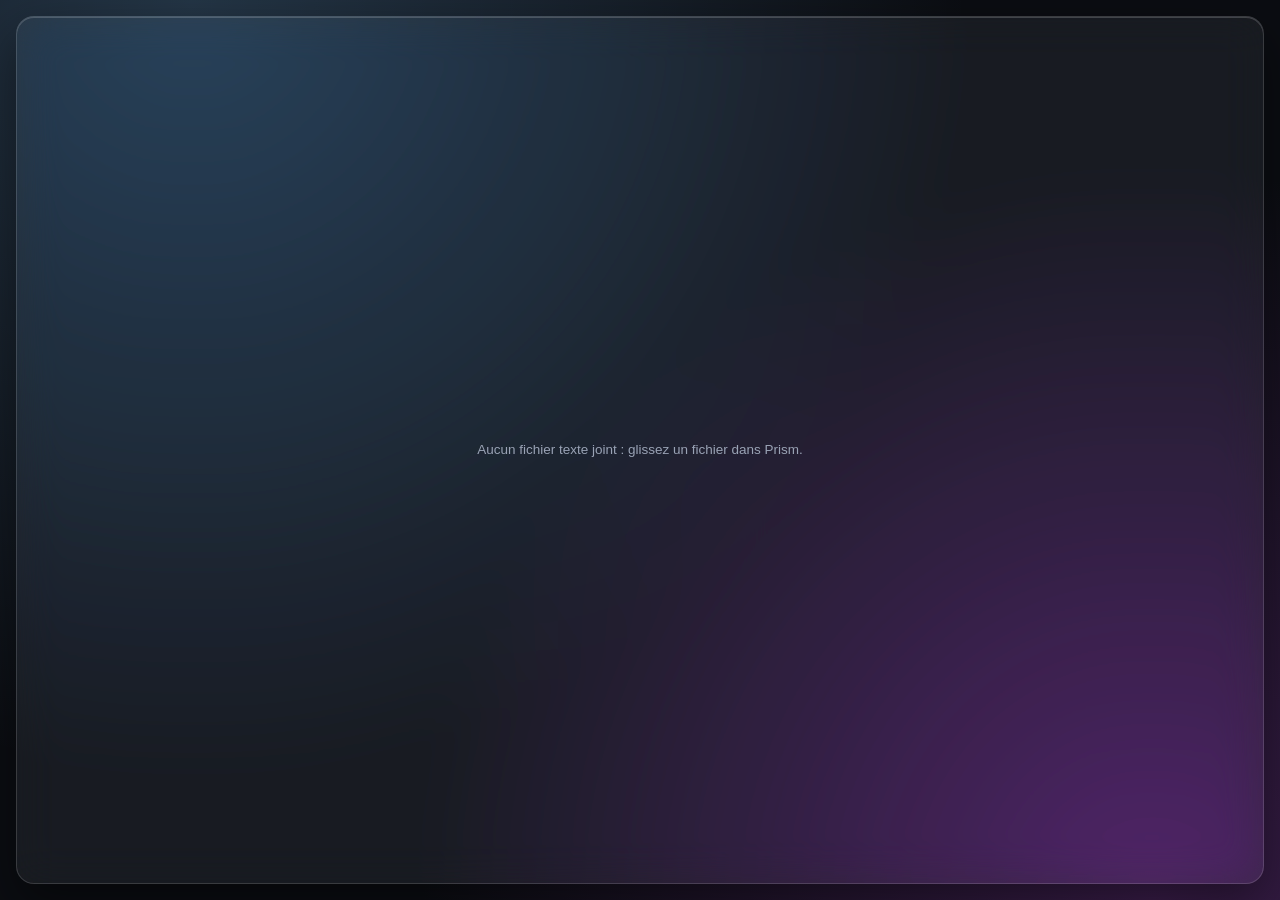
<file: frontend/engine/mocks/text-stats.html>
<!DOCTYPE html>
<html lang="fr">
<head>
<meta charset="utf-8">
<meta name="viewport" content="width=device-width, initial-scale=1">
<title>Analyse de texte</title>
<style>
:root{color-scheme:dark;--accent:#7cc4ff;--bg:#0b0d12;--glass:rgba(255,255,255,.06);--glass-2:rgba(255,255,255,.1);--line:rgba(255,255,255,.14);--text:#f4f6fb;--muted:#9aa3b5;--mono:ui-monospace,"SF Mono","Cascadia Code",Consolas,monospace}
*{box-sizing:border-box}
html,body{margin:0;width:100%;height:100%}
body{font:13.5px/1.5 -apple-system,BlinkMacSystemFont,"Segoe UI",Inter,Roboto,sans-serif;color:var(--text);display:flex;padding:clamp(8px,2.5vw,16px);
background:radial-gradient(circle at 15% 0%,color-mix(in srgb,var(--accent) 22%,transparent) 0,transparent 55%),radial-gradient(circle at 90% 100%,#3a1d4a 0,transparent 50%),var(--bg)}
.card{flex:1;min-width:0;min-height:0;display:flex;flex-direction:column;gap:10px;background:var(--glass);border:1px solid var(--line);border-radius:18px;padding:clamp(12px,2.5vw,18px);
backdrop-filter:blur(20px) saturate(160%);box-shadow:inset 0 1px 0 rgba(255,255,255,.18),0 20px 50px rgba(0,0,0,.45)}
h1{font-size:16px;margin:0;letter-spacing:-.01em;overflow-wrap:anywhere}
h2{font-size:12px;margin:0 0 6px;color:var(--muted);font-weight:600;text-transform:uppercase;letter-spacing:.04em}
.sub{color:var(--muted);margin:0;font-size:12px}
:focus-visible{outline:2px solid var(--accent);outline-offset:2px}
.stats{display:grid;grid-template-columns:repeat(auto-fit,minmax(90px,1fr));gap:8px}
.stat{background:var(--glass-2);border:1px solid var(--line);border-radius:12px;padding:6px 10px}
.stat span{display:block;color:var(--muted);font-size:11px}
.stat strong{font-size:17px;font-variant-numeric:tabular-nums}
.cols{flex:1;min-height:0;display:grid;grid-template-columns:repeat(auto-fit,minmax(190px,1fr));gap:12px}
section{min-height:0;display:flex;flex-direction:column}
.top{list-style:none;margin:0;padding:0;overflow:auto}
.top li{display:grid;grid-template-columns:minmax(60px,1fr) 2fr auto;align-items:center;gap:8px;font-size:12.5px;padding:2px 0}
.top .w{overflow:hidden;text-overflow:ellipsis;white-space:nowrap}
.bar{height:8px;border-radius:4px;background:var(--accent);opacity:.85}
.top .n{color:var(--muted);font-variant-numeric:tabular-nums}
input{font:inherit;color:inherit;background:rgba(0,0,0,.3);border:1px solid var(--line);border-radius:10px;padding:6px 10px;margin-bottom:6px}
input:focus{outline:none;border-color:var(--accent)}
.lines{flex:1;min-height:60px;overflow:auto;font:12px/1.6 var(--mono);background:rgba(0,0,0,.22);border:1px solid var(--line);border-radius:12px;padding:6px 0}
.line{display:grid;grid-template-columns:3.5em 1fr;gap:10px;padding:0 10px;white-space:pre-wrap;overflow-wrap:anywhere}
.line b{color:var(--muted);font-weight:400;text-align:right;user-select:none}
mark{background:color-mix(in srgb,var(--accent) 40%,transparent);color:var(--text);border-radius:3px}
.empty{color:var(--muted);margin:auto;text-align:center}
</style>
</head>
<body>
<main class="card" id="app">
  <header>
    <h1 id="title">Analyse de texte</h1>
    <p class="sub" id="meta"></p>
  </header>
  <section class="stats" id="stats" aria-label="Statistiques"></section>
  <div class="cols">
    <section aria-labelledby="top-title">
      <h2 id="top-title">Mots fréquents</h2>
      <ol class="top" id="top"></ol>
    </section>
    <section aria-labelledby="read-title">
      <h2 id="read-title">Lecture</h2>
      <input id="q" type="search" placeholder="Rechercher dans le texte…" aria-label="Rechercher dans le texte">
      <div class="lines" id="lines" aria-live="polite"></div>
    </section>
  </div>
</main>
<script>
const FILE = window.PRISM_FILE;
const $ = (id) => document.getElementById(id);
const nf = new Intl.NumberFormat("fr-FR", { maximumFractionDigits: 1 });
const state = Object.assign({ q: "" }, JSON.parse(localStorage.getItem("state") || "null"));
const STOP = new Set(("le la les un une des du de et en au aux ce ces cet cette que qui quoi dans pour par sur avec sans pas plus " +
  "ne se sa son ses leur leurs nous vous ils elles est sont été être avoir fait mais ou donc car the and for with that this from " +
  "are was were have has not you your our their its into they them then than there what which when will would").split(" "));

function stat(label, value) {
  const div = document.createElement("div");
  div.className = "stat";
  const s = document.createElement("span");
  s.textContent = label;
  const b = document.createElement("strong");
  b.textContent = value;
  div.append(s, b);
  return div;
}

function highlight(text, q) {
  const frag = document.createDocumentFragment();
  if (!q) { frag.append(text); return frag; }
  const lower = text.toLowerCase();
  let i = 0;
  for (;;) {
    const at = lower.indexOf(q, i);
    if (at === -1) break;
    frag.append(text.slice(i, at));
    const m = document.createElement("mark");
    m.textContent = text.slice(at, at + q.length);
    frag.append(m);
    i = at + q.length;
  }
  frag.append(text.slice(i));
  return frag;
}

function renderLines(lines) {
  const q = state.q.trim().toLowerCase();
  const box = $("lines");
  box.replaceChildren();
  let shown = 0;
  for (let i = 0; i < lines.length && shown < 1500; i++) {
    if (q && !lines[i].toLowerCase().includes(q)) continue;
    const row = document.createElement("div");
    row.className = "line";
    const n = document.createElement("b");
    n.textContent = i + 1;
    const t = document.createElement("span");
    t.append(highlight(lines[i], q));
    row.append(n, t);
    box.append(row);
    shown += 1;
  }
  if (!shown) {
    const p = document.createElement("p");
    p.className = "empty";
    p.textContent = "Aucune ligne ne correspond.";
    box.append(p);
  }
}

if (FILE && FILE.kind === "txt") {
  const text = FILE.text;
  const lines = text.split(/\r?\n/);
  const words = text.toLowerCase().match(/[\p{L}\p{N}][\p{L}\p{N}'’-]*/gu) || [];
  const freq = new Map();
  words.forEach((w) => { if (w.length > 2 && !STOP.has(w)) freq.set(w, (freq.get(w) || 0) + 1); });
  const top = [...freq.entries()].sort((a, b) => b[1] - a[1]).slice(0, 12);

  document.title = FILE.name;
  $("title").textContent = FILE.name;
  $("meta").textContent = nf.format(new Set(words).size) + " mots distincts";
  $("stats").append(
    stat("Lignes", nf.format(lines.length)),
    stat("Mots", nf.format(words.length)),
    stat("Caractères", nf.format(text.length)),
    stat("Lecture", nf.format(Math.max(1, Math.round(words.length / 230))) + " min"),
  );
  const max = top.length ? top[0][1] : 1;
  top.forEach(([w, n]) => {
    const li = document.createElement("li");
    const label = document.createElement("span");
    label.className = "w";
    label.textContent = w;
    const bar = document.createElement("span");
    bar.className = "bar";
    bar.style.width = Math.max(4, (n / max) * 100) + "%";
    const count = document.createElement("span");
    count.className = "n";
    count.textContent = n;
    li.append(label, bar, count);
    $("top").append(li);
  });
  $("q").value = state.q;
  $("q").addEventListener("input", () => {
    state.q = $("q").value;
    localStorage.setItem("state", JSON.stringify(state));
    renderLines(lines);
  });
  renderLines(lines);
} else {
  $("app").innerHTML = '<p class="empty">Aucun fichier texte joint : glissez un fichier dans Prism.</p>';
}
</script>
</body>
</html>
</file>
